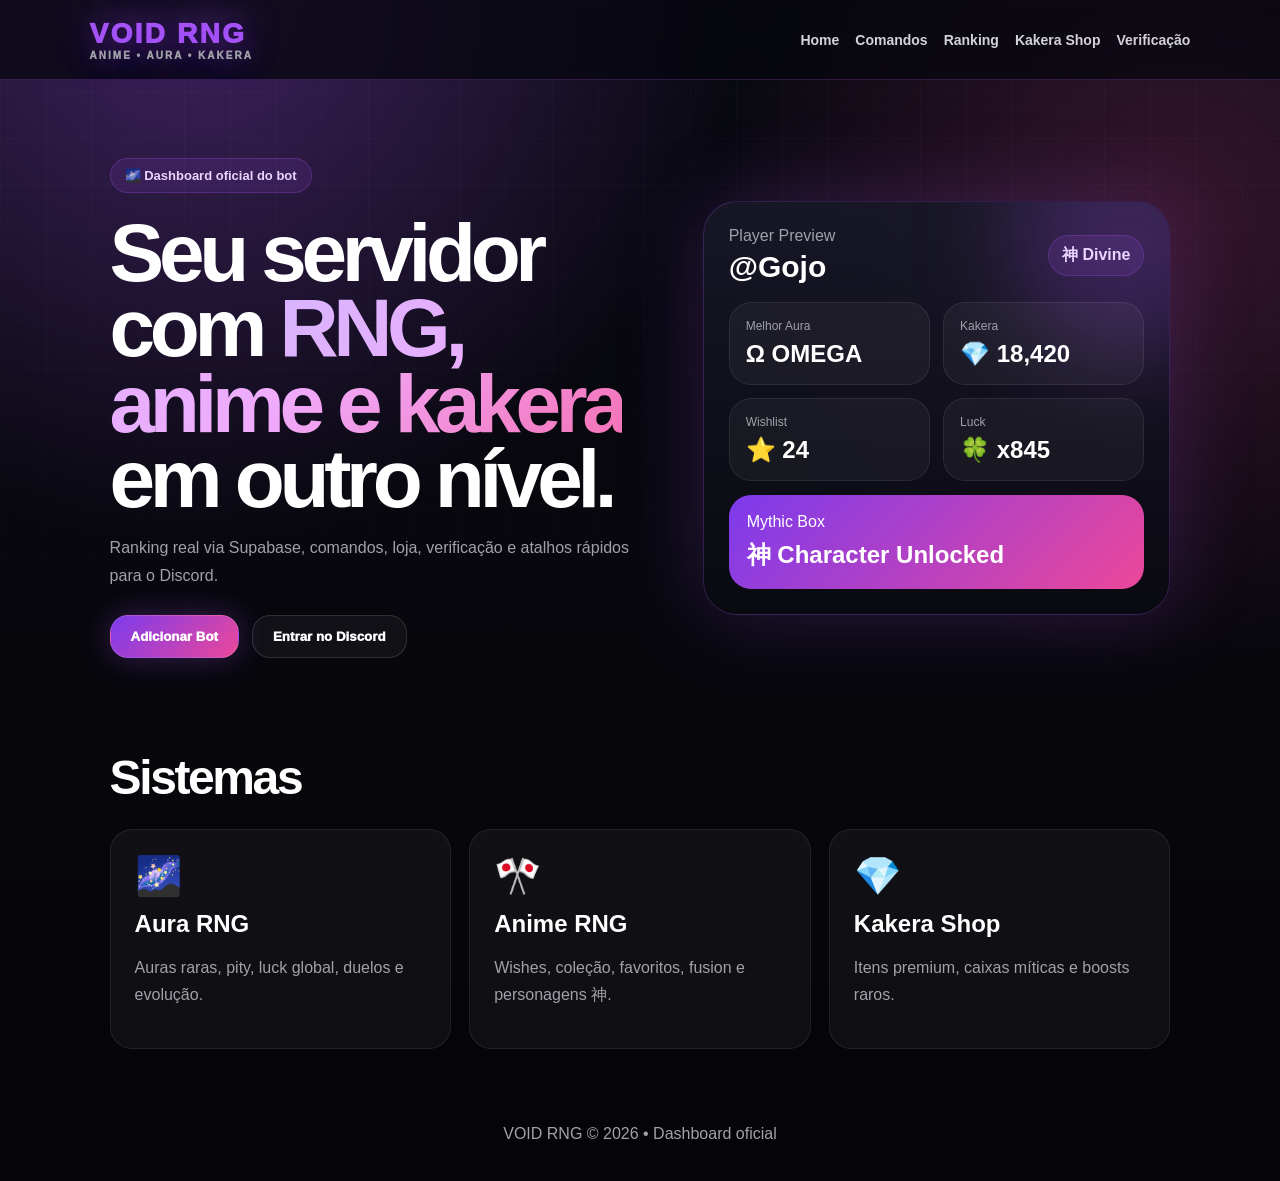
<file: index.html>
<!DOCTYPE html>
<html lang="pt-br">
<head>
<meta charset="UTF-8">
<meta name="viewport" content="width=device-width,initial-scale=1.0">
<title>VOID RNG</title>
<link rel="stylesheet" href="css/style.css">
</head>
<body>

<header>
  <div class="logo">VOID RNG<small>ANIME • AURA • KAKERA</small></div>
  <nav>
    <a href="index.html">Home</a>
    <a href="commands.html">Comandos</a>
    <a href="ranking.html">Ranking</a>
    <a href="shop.html">Kakera Shop</a>
    <a href="verify.html">Verificação</a>
  </nav>
</header>


<main class="hero">
  <section>
    <div class="tag">🌌 Dashboard oficial do bot</div>
    <h1>Seu servidor com <span class="gradient">RNG, anime e kakera</span> em outro nível.</h1>
    <p>Ranking real via Supabase, comandos, loja, verificação e atalhos rápidos para o Discord.</p>
    <div class="actions">
      <button class="btn" onclick="addBot()">Adicionar Bot</button>
      <button class="btn secondary" onclick="joinDiscord()">Entrar no Discord</button>
    </div>
  </section>
  <aside class="panel">
    <div class="profile-top">
      <div><span style="color:#a1a1aa">Player Preview</span><h2 style="margin:5px 0 0;font-size:30px">@Gojo</h2></div>
      <div class="pill">神 Divine</div>
    </div>
    <div class="grid2 panel-content">
      <div class="stat"><span>Melhor Aura</span><strong>Ω OMEGA</strong></div>
      <div class="stat"><span>Kakera</span><strong>💎 18,420</strong></div>
      <div class="stat"><span>Wishlist</span><strong>⭐ 24</strong></div>
      <div class="stat"><span>Luck</span><strong>🍀 x845</strong></div>
    </div>
    <div class="mythic"><span>Mythic Box</span><h2 style="margin:8px 0 0">神 Character Unlocked</h2></div>
  </aside>
</main>
<section class="section">
  <h2 class="section-title">Sistemas</h2>
  <div class="cards">
    <div class="card"><div class="icon">🌌</div><h3>Aura RNG</h3><p>Auras raras, pity, luck global, duelos e evolução.</p></div>
    <div class="card"><div class="icon">🎌</div><h3>Anime RNG</h3><p>Wishes, coleção, favoritos, fusion e personagens 神.</p></div>
    <div class="card"><div class="icon">💎</div><h3>Kakera Shop</h3><p>Itens premium, caixas míticas e boosts raros.</p></div>
  </div>
</section>


<div class="modal-bg" id="verifyModal">
  <div class="modal">
    <h2>🔐 Verificação</h2>
    <p style="color:#a1a1aa">Cole sua key privada. Isso é só um preview visual; a verificação real acontece no Discord pelo bot.</p>
    <input id="verifyKey" placeholder="Cole sua key privada aqui">
    <button class="btn" onclick="fakeVerify()">Verificar</button>
    <button class="btn secondary" onclick="closeVerify()">Fechar</button>
    <p id="verifyResult"></p>
  </div>
</div>
<div class="toast" id="toast"></div>

<footer>VOID RNG © 2026 • Dashboard oficial</footer>
<script src="js/script.js"></script>
</body>
</html>
</file>
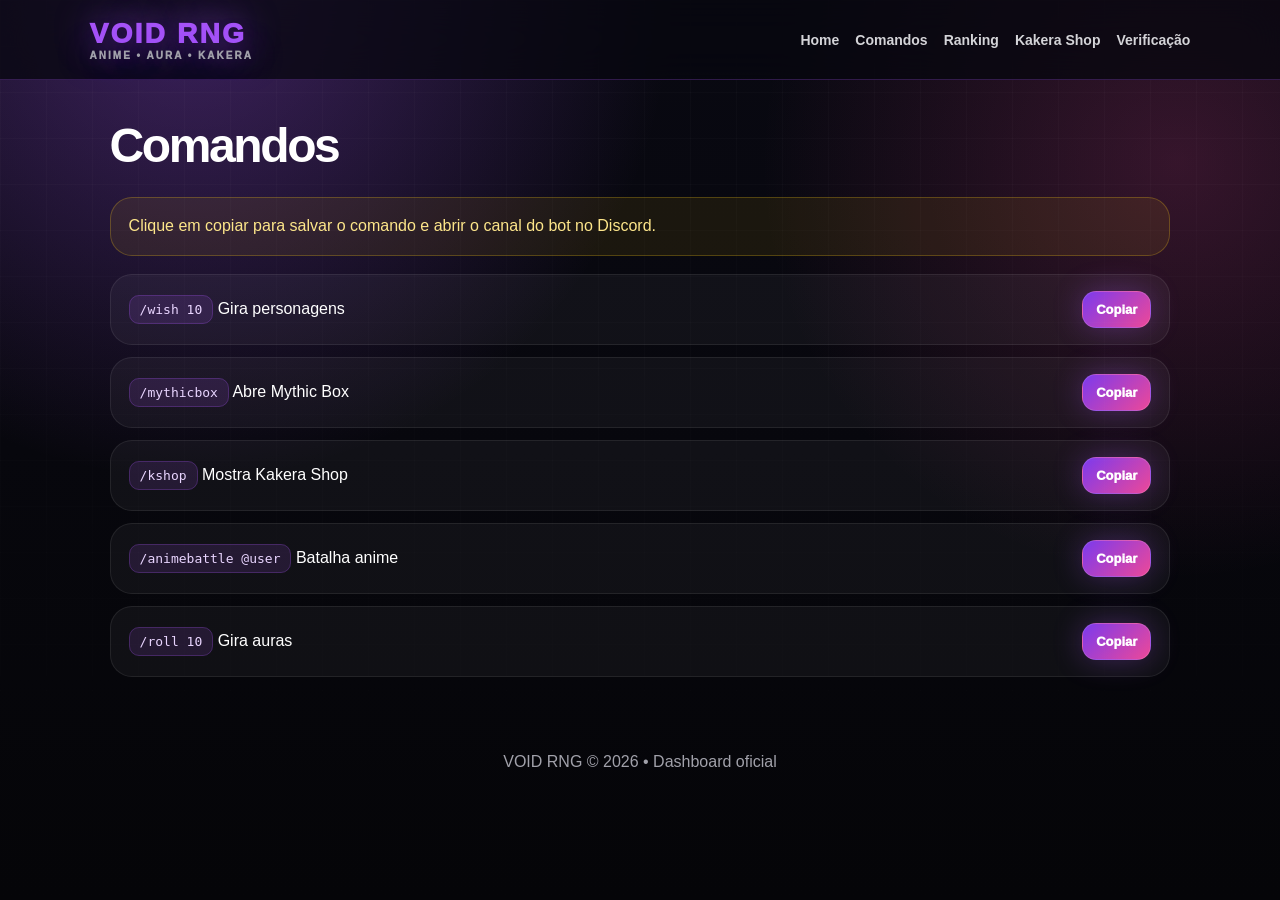
<file: commands.html>
<!DOCTYPE html>
<html lang="pt-br">
<head>
<meta charset="UTF-8">
<meta name="viewport" content="width=device-width,initial-scale=1.0">
<title>Comandos - VOID RNG</title>
<link rel="stylesheet" href="css/style.css">
</head>
<body>

<header>
  <div class="logo">VOID RNG<small>ANIME • AURA • KAKERA</small></div>
  <nav>
    <a href="index.html">Home</a>
    <a href="commands.html">Comandos</a>
    <a href="ranking.html">Ranking</a>
    <a href="shop.html">Kakera Shop</a>
    <a href="verify.html">Verificação</a>
  </nav>
</header>


<section class="section">
  <h1 class="section-title">Comandos</h1>
  <div class="notice">Clique em copiar para salvar o comando e abrir o canal do bot no Discord.</div>
  <div class="commands">
    <div class="command-row"><div><code>/wish 10</code> <span>Gira personagens</span></div><button class="btn small" onclick="buyItem('/wish 10')">Copiar</button></div>
    <div class="command-row"><div><code>/mythicbox</code> <span>Abre Mythic Box</span></div><button class="btn small" onclick="buyItem('/mythicbox')">Copiar</button></div>
    <div class="command-row"><div><code>/kshop</code> <span>Mostra Kakera Shop</span></div><button class="btn small" onclick="buyItem('/kshop')">Copiar</button></div>
    <div class="command-row"><div><code>/animebattle @user</code> <span>Batalha anime</span></div><button class="btn small" onclick="buyItem('/animebattle @user')">Copiar</button></div>
    <div class="command-row"><div><code>/roll 10</code> <span>Gira auras</span></div><button class="btn small" onclick="buyItem('/roll 10')">Copiar</button></div>
  </div>
</section>


<div class="modal-bg" id="verifyModal">
  <div class="modal">
    <h2>🔐 Verificação</h2>
    <p style="color:#a1a1aa">Cole sua key privada. Isso é só um preview visual; a verificação real acontece no Discord pelo bot.</p>
    <input id="verifyKey" placeholder="Cole sua key privada aqui">
    <button class="btn" onclick="fakeVerify()">Verificar</button>
    <button class="btn secondary" onclick="closeVerify()">Fechar</button>
    <p id="verifyResult"></p>
  </div>
</div>
<div class="toast" id="toast"></div>

<footer>VOID RNG © 2026 • Dashboard oficial</footer>
<script src="js/script.js"></script>
</body>
</html>
</file>
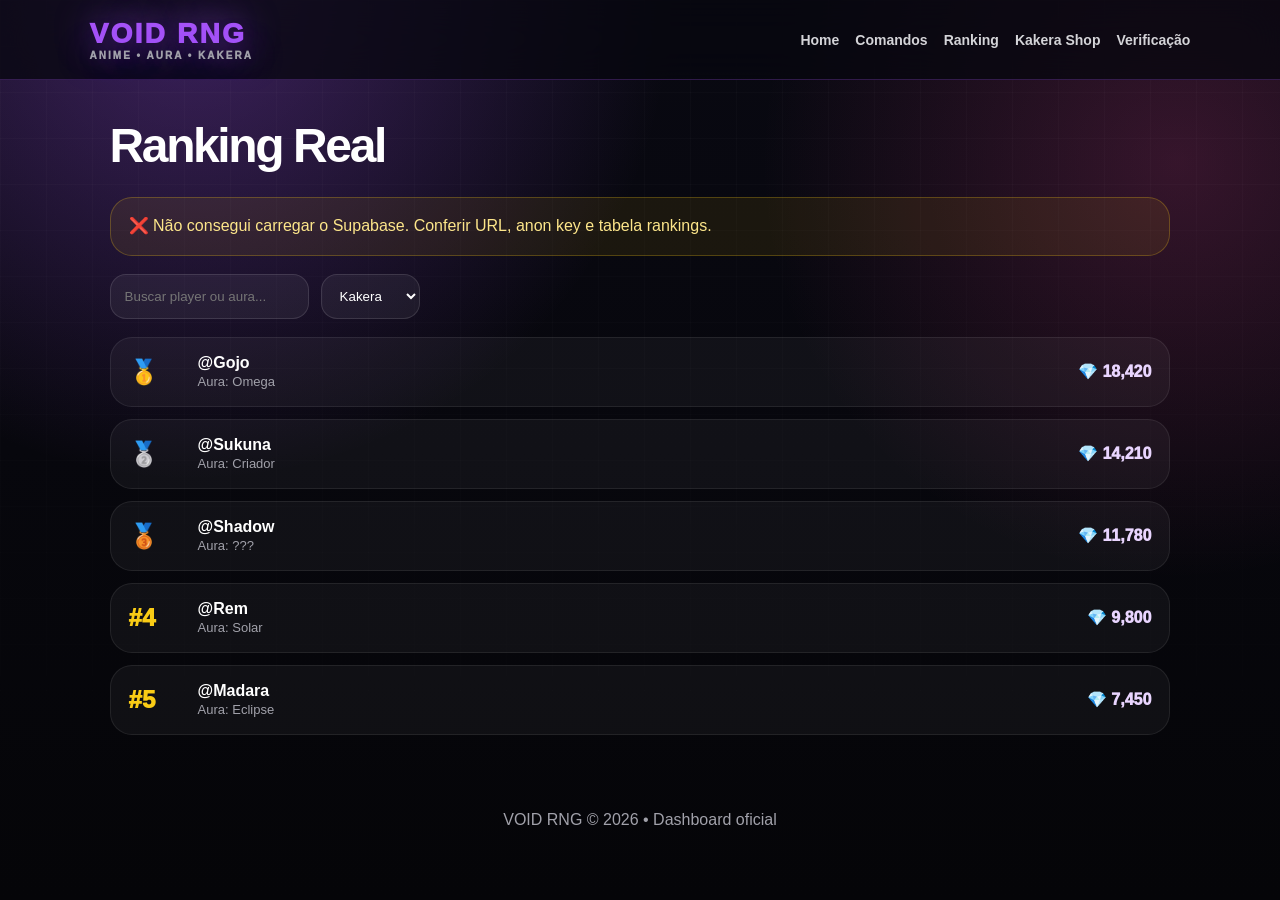
<file: ranking.html>
<!DOCTYPE html>
<html lang="pt-br">
<head>
<meta charset="UTF-8">
<meta name="viewport" content="width=device-width,initial-scale=1.0">
<title>Ranking Real - VOID RNG</title>
<link rel="stylesheet" href="css/style.css">
</head>
<body>

<header>
  <div class="logo">VOID RNG<small>ANIME • AURA • KAKERA</small></div>
  <nav>
    <a href="index.html">Home</a>
    <a href="commands.html">Comandos</a>
    <a href="ranking.html">Ranking</a>
    <a href="shop.html">Kakera Shop</a>
    <a href="verify.html">Verificação</a>
  </nav>
</header>


<section class="section">
  <h1 class="section-title">Ranking Real</h1>
  <div class="notice" id="rankStatus">Carregando ranking...</div>
  <div class="rank-tools">
    <input id="rankSearch" placeholder="Buscar player ou aura...">
    <select id="rankType">
      <option value="kakera">Kakera</option>
      <option value="collection">Coleção</option>
      <option value="luck">Luck</option>
    </select>
  </div>
  <div class="rank-list" id="rankList"></div>
</section>


<div class="modal-bg" id="verifyModal">
  <div class="modal">
    <h2>🔐 Verificação</h2>
    <p style="color:#a1a1aa">Cole sua key privada. Isso é só um preview visual; a verificação real acontece no Discord pelo bot.</p>
    <input id="verifyKey" placeholder="Cole sua key privada aqui">
    <button class="btn" onclick="fakeVerify()">Verificar</button>
    <button class="btn secondary" onclick="closeVerify()">Fechar</button>
    <p id="verifyResult"></p>
  </div>
</div>
<div class="toast" id="toast"></div>

<footer>VOID RNG © 2026 • Dashboard oficial</footer>
<script src="js/script.js"></script>
</body>
</html>
</file>
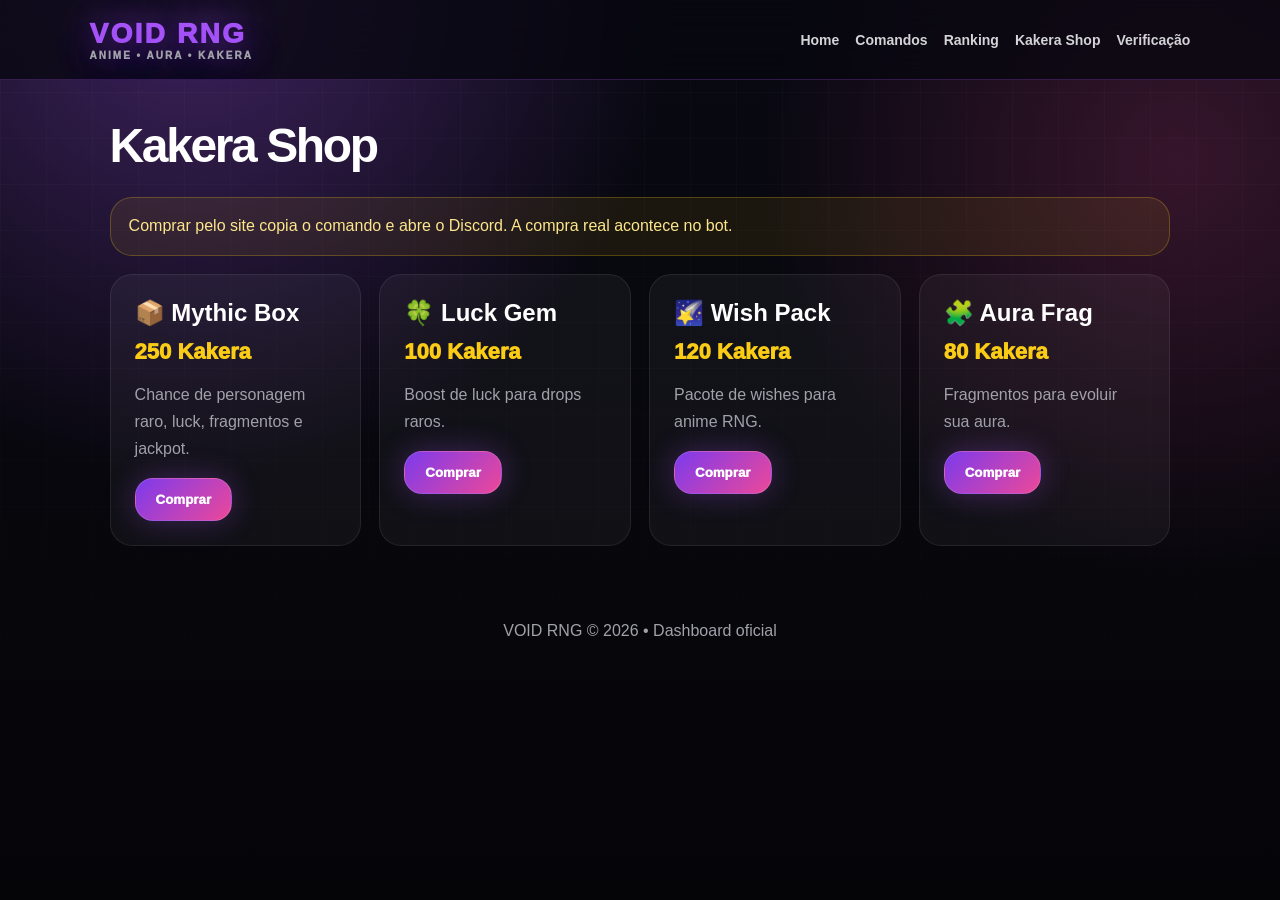
<file: shop.html>
<!DOCTYPE html>
<html lang="pt-br">
<head>
<meta charset="UTF-8">
<meta name="viewport" content="width=device-width,initial-scale=1.0">
<title>Kakera Shop - VOID RNG</title>
<link rel="stylesheet" href="css/style.css">
</head>
<body>

<header>
  <div class="logo">VOID RNG<small>ANIME • AURA • KAKERA</small></div>
  <nav>
    <a href="index.html">Home</a>
    <a href="commands.html">Comandos</a>
    <a href="ranking.html">Ranking</a>
    <a href="shop.html">Kakera Shop</a>
    <a href="verify.html">Verificação</a>
  </nav>
</header>


<section class="section">
  <h1 class="section-title">Kakera Shop</h1>
  <div class="notice">Comprar pelo site copia o comando e abre o Discord. A compra real acontece no bot.</div>
  <div class="shop-grid">
    <div class="shop-item"><h2>📦 Mythic Box</h2><div class="price">250 Kakera</div><p>Chance de personagem raro, luck, fragmentos e jackpot.</p><button class="btn" onclick="buyItem('/kbuy mythicbox')">Comprar</button></div>
    <div class="shop-item"><h2>🍀 Luck Gem</h2><div class="price">100 Kakera</div><p>Boost de luck para drops raros.</p><button class="btn" onclick="buyItem('/kbuy luckgem')">Comprar</button></div>
    <div class="shop-item"><h2>🌠 Wish Pack</h2><div class="price">120 Kakera</div><p>Pacote de wishes para anime RNG.</p><button class="btn" onclick="buyItem('/kbuy wishpack')">Comprar</button></div>
    <div class="shop-item"><h2>🧩 Aura Frag</h2><div class="price">80 Kakera</div><p>Fragmentos para evoluir sua aura.</p><button class="btn" onclick="buyItem('/kbuy aurafrag')">Comprar</button></div>
  </div>
</section>


<div class="modal-bg" id="verifyModal">
  <div class="modal">
    <h2>🔐 Verificação</h2>
    <p style="color:#a1a1aa">Cole sua key privada. Isso é só um preview visual; a verificação real acontece no Discord pelo bot.</p>
    <input id="verifyKey" placeholder="Cole sua key privada aqui">
    <button class="btn" onclick="fakeVerify()">Verificar</button>
    <button class="btn secondary" onclick="closeVerify()">Fechar</button>
    <p id="verifyResult"></p>
  </div>
</div>
<div class="toast" id="toast"></div>

<footer>VOID RNG © 2026 • Dashboard oficial</footer>
<script src="js/script.js"></script>
</body>
</html>
</file>
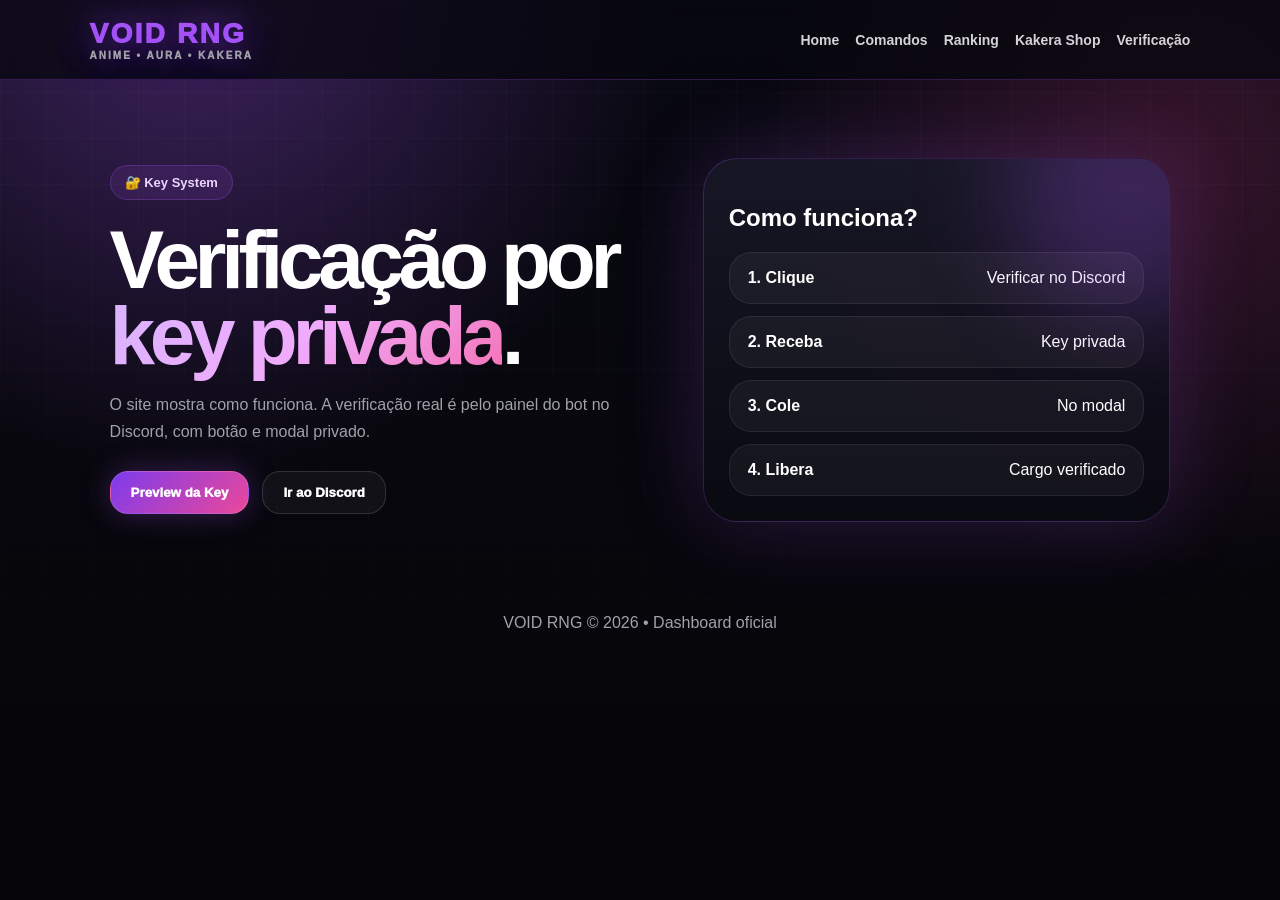
<file: verify.html>
<!DOCTYPE html>
<html lang="pt-br">
<head>
<meta charset="UTF-8">
<meta name="viewport" content="width=device-width,initial-scale=1.0">
<title>Verificação - VOID RNG</title>
<link rel="stylesheet" href="css/style.css">
</head>
<body>

<header>
  <div class="logo">VOID RNG<small>ANIME • AURA • KAKERA</small></div>
  <nav>
    <a href="index.html">Home</a>
    <a href="commands.html">Comandos</a>
    <a href="ranking.html">Ranking</a>
    <a href="shop.html">Kakera Shop</a>
    <a href="verify.html">Verificação</a>
  </nav>
</header>


<section class="hero">
  <section>
    <div class="tag">🔐 Key System</div>
    <h1>Verificação por <span class="gradient">key privada</span>.</h1>
    <p>O site mostra como funciona. A verificação real é pelo painel do bot no Discord, com botão e modal privado.</p>
    <div class="actions">
      <button class="btn" onclick="openVerify()">Preview da Key</button>
      <button class="btn secondary" onclick="joinDiscord()">Ir ao Discord</button>
    </div>
  </section>
  <aside class="panel">
    <h2>Como funciona?</h2>
    <div class="commands">
      <div class="command-row"><strong>1. Clique</strong><span>Verificar no Discord</span></div>
      <div class="command-row"><strong>2. Receba</strong><span>Key privada</span></div>
      <div class="command-row"><strong>3. Cole</strong><span>No modal</span></div>
      <div class="command-row"><strong>4. Libera</strong><span>Cargo verificado</span></div>
    </div>
  </aside>
</section>


<div class="modal-bg" id="verifyModal">
  <div class="modal">
    <h2>🔐 Verificação</h2>
    <p style="color:#a1a1aa">Cole sua key privada. Isso é só um preview visual; a verificação real acontece no Discord pelo bot.</p>
    <input id="verifyKey" placeholder="Cole sua key privada aqui">
    <button class="btn" onclick="fakeVerify()">Verificar</button>
    <button class="btn secondary" onclick="closeVerify()">Fechar</button>
    <p id="verifyResult"></p>
  </div>
</div>
<div class="toast" id="toast"></div>

<footer>VOID RNG © 2026 • Dashboard oficial</footer>
<script src="js/script.js"></script>
</body>
</html>
</file>
<file: css/style.css>
:root{
  --bg:#070711;
  --panel:rgba(16,16,28,.82);
  --panel2:rgba(255,255,255,.045);
  --line:rgba(168,85,247,.25);
  --purple:#a855f7;
  --purple2:#7c3aed;
  --pink:#ec4899;
  --text:#fff;
  --muted:#a1a1aa;
}
*{box-sizing:border-box}
html{scroll-behavior:smooth}
body{
  margin:0;
  color:var(--text);
  font-family:Inter,Arial,sans-serif;
  background:
    radial-gradient(circle at 15% 0%,rgba(168,85,247,.33),transparent 34%),
    radial-gradient(circle at 92% 18%,rgba(236,72,153,.20),transparent 30%),
    linear-gradient(180deg,#090912 0%,#050508 100%);
  min-height:100vh;
}
body::before{
  content:"";
  position:fixed;
  inset:0;
  pointer-events:none;
  background-image:
    linear-gradient(rgba(255,255,255,.025) 1px, transparent 1px),
    linear-gradient(90deg, rgba(255,255,255,.025) 1px, transparent 1px);
  background-size:46px 46px;
  mask-image:linear-gradient(to bottom, black, transparent);
}
header{
  position:sticky;
  top:0;
  z-index:30;
  display:flex;
  align-items:center;
  justify-content:space-between;
  gap:22px;
  padding:18px 7%;
  background:rgba(7,7,15,.76);
  backdrop-filter:blur(18px);
  border-bottom:1px solid var(--line);
}
.logo{
  font-weight:950;
  letter-spacing:.08em;
  font-size:28px;
  color:var(--purple);
  text-shadow:0 0 35px rgba(168,85,247,.75);
}
.logo small{display:block;color:var(--muted);font-size:10px;letter-spacing:.2em}
nav{display:flex;gap:16px;flex-wrap:wrap;align-items:center}
nav a{color:#d4d4d8;text-decoration:none;font-size:14px;font-weight:800}
nav a:hover{color:var(--purple)}
.btn{
  border:1px solid rgba(255,255,255,.13);
  background:linear-gradient(135deg,var(--purple2),var(--pink));
  color:#fff;
  border-radius:18px;
  padding:13px 20px;
  font-weight:950;
  cursor:pointer;
  text-decoration:none;
  display:inline-flex;
  align-items:center;
  justify-content:center;
  gap:8px;
  box-shadow:0 0 30px rgba(168,85,247,.30);
}
.btn.secondary{background:rgba(255,255,255,.045);box-shadow:none}
.btn.small{padding:10px 13px;border-radius:14px;font-size:13px}
.hero{
  max-width:1240px;
  margin:auto;
  padding:78px 7% 54px;
  display:grid;
  grid-template-columns:1.08fr .92fr;
  gap:44px;
  align-items:center;
}
.tag{
  display:inline-flex;
  padding:9px 14px;
  border-radius:999px;
  border:1px solid var(--line);
  background:rgba(168,85,247,.12);
  color:#e9d5ff;
  font-size:13px;
  font-weight:900;
}
.hero h1{
  font-size:clamp(42px,6.4vw,82px);
  line-height:.92;
  letter-spacing:-.065em;
  margin:22px 0 18px;
}
.gradient{
  color:transparent;
  background:linear-gradient(135deg,#d8b4fe,#f0abfc,#f472b6);
  -webkit-background-clip:text;
  background-clip:text;
}
.hero p,.card p,.shop-item p{color:var(--muted);line-height:1.7}
.actions{display:flex;gap:13px;flex-wrap:wrap;margin-top:26px}
.panel{
  position:relative;
  overflow:hidden;
  border:1px solid var(--line);
  border-radius:34px;
  padding:25px;
  background:linear-gradient(180deg,rgba(24,24,39,.92),rgba(10,10,18,.94));
  box-shadow:0 0 85px rgba(168,85,247,.22);
}
.panel::before{
  content:"";
  position:absolute;
  right:-80px;
  top:-80px;
  width:240px;height:240px;
  border-radius:999px;
  filter:blur(48px);
  background:rgba(168,85,247,.24);
}
.profile-top,.panel-content{position:relative}
.profile-top{display:flex;justify-content:space-between;gap:18px;align-items:center;margin-bottom:18px}
.pill{border:1px solid var(--line);background:rgba(168,85,247,.13);padding:9px 13px;border-radius:999px;color:#e9d5ff;font-weight:900}
.grid2{display:grid;grid-template-columns:1fr 1fr;gap:13px}
.stat,.card,.rank-row,.shop-item,.command-row{
  background:var(--panel2);
  border:1px solid rgba(255,255,255,.08);
  border-radius:22px;
}
.stat{padding:16px;transition:.22s}
.stat span{display:block;color:var(--muted);font-size:12px}
.stat strong{display:block;font-size:24px;margin-top:7px}
.mythic{position:relative;margin-top:14px;border-radius:22px;padding:18px;background:linear-gradient(135deg,#7c3aed,#ec4899)}
.section{max-width:1240px;margin:auto;padding:38px 7%}
.section-title{font-size:clamp(32px,4vw,48px);letter-spacing:-.05em;margin:0 0 24px}
.cards,.shop-grid{display:grid;grid-template-columns:repeat(auto-fit,minmax(240px,1fr));gap:18px}
.card,.shop-item{padding:24px;transition:.22s}
.card:hover,.shop-item:hover,.stat:hover{transform:translateY(-5px);border-color:var(--line)}
.card .icon{font-size:38px;margin-bottom:12px}
.card h3,.shop-item h2{font-size:24px;margin:0 0 10px}
.price{color:#facc15;font-size:22px;font-weight:950;margin:12px 0}
.rank-tools{display:flex;gap:12px;flex-wrap:wrap;margin-bottom:18px}
.rank-tools input,.rank-tools select{
  background:rgba(255,255,255,.055);
  color:#fff;
  border:1px solid rgba(255,255,255,.12);
  border-radius:16px;
  padding:13px 14px;
  outline:none;
}
.rank-list{display:grid;gap:12px}
.rank-row{
  display:grid;
  grid-template-columns:55px 1fr auto;
  align-items:center;
  gap:14px;
  padding:16px 18px;
}
.medal{font-size:24px;font-weight:950;color:#facc15}
.userline strong{display:block}
.userline span{color:var(--muted);font-size:13px}
.score{font-weight:950;color:#e9d5ff}
.commands{display:grid;gap:12px}
.command-row{display:flex;justify-content:space-between;align-items:center;gap:14px;padding:16px 18px}
code{color:#e9d5ff;background:rgba(168,85,247,.13);border:1px solid var(--line);border-radius:10px;padding:6px 10px}
.notice{
  border:1px solid rgba(250,204,21,.25);
  background:rgba(250,204,21,.08);
  color:#fde68a;
  border-radius:22px;
  padding:16px 18px;
  line-height:1.55;
  margin-bottom:18px;
}
.toast{
  position:fixed;
  right:22px;
  bottom:22px;
  z-index:50;
  display:none;
  background:#10101c;
  border:1px solid var(--line);
  border-radius:18px;
  padding:15px 18px;
}
.modal-bg{display:none;position:fixed;inset:0;z-index:45;background:rgba(0,0,0,.72);align-items:center;justify-content:center;padding:18px}
.modal{width:min(480px,100%);border:1px solid var(--line);background:#10101c;border-radius:28px;padding:25px}
.modal input{width:100%;padding:14px;border-radius:15px;border:1px solid rgba(255,255,255,.13);background:rgba(255,255,255,.055);color:#fff;outline:none;margin:10px 0 14px}
footer{text-align:center;color:var(--muted);padding:38px}
@media(max-width:880px){
  header{flex-direction:column}
  nav{justify-content:center}
  .hero{grid-template-columns:1fr;padding-top:48px}
  .grid2{grid-template-columns:1fr}
  .rank-row{grid-template-columns:42px 1fr}
  .score{grid-column:2}
}
</file>
